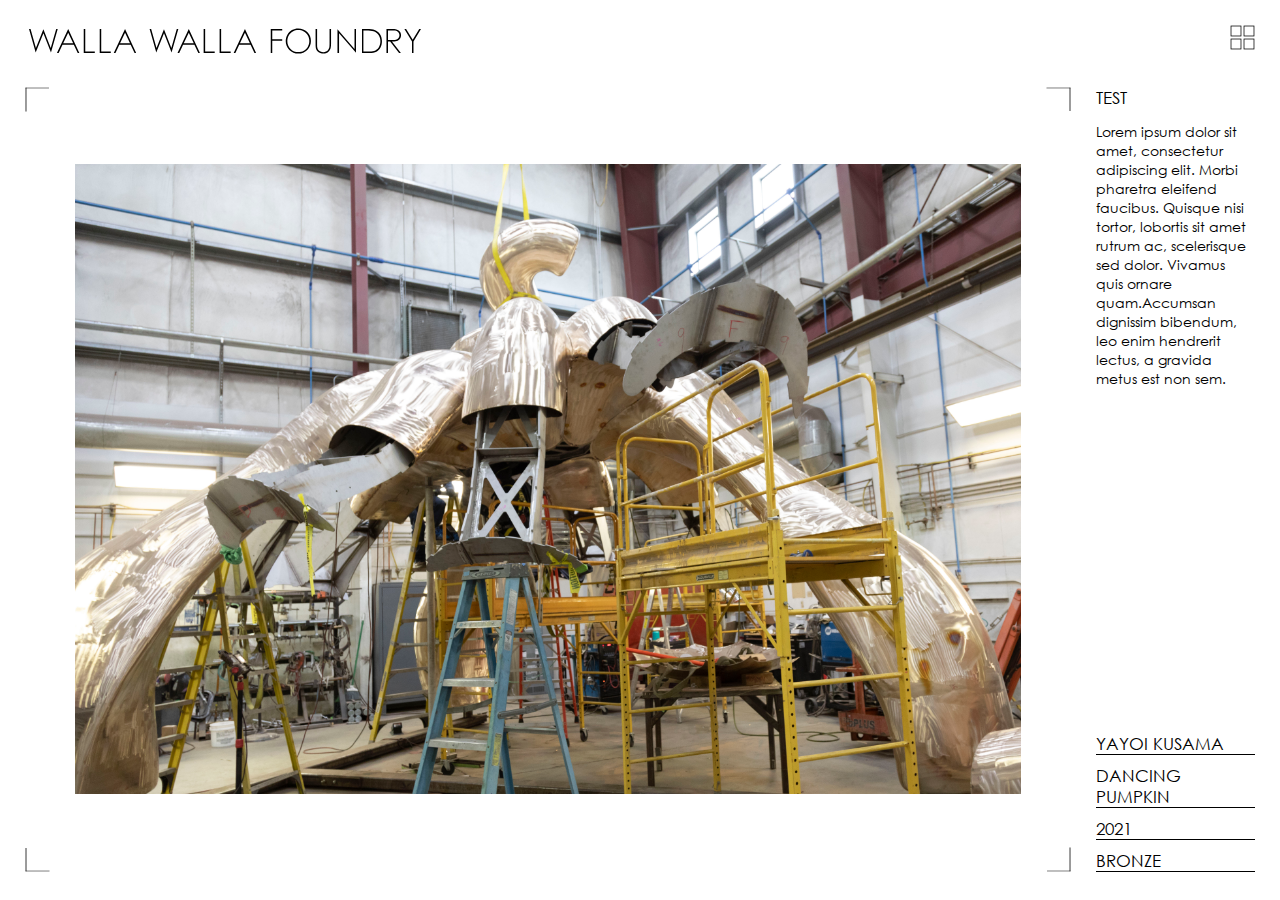
<file: Menu_Overlay/index.html>
<!DOCTYPE html>
<html lang="en">
<head>
<meta name="viewport" content="width=device-width,initial-scale=1.0">
<link href="styles.css" rel="stylesheet"></link>
<link href="fonts.css" rel="stylesheet" rel="stylesheet" as="style"></link>
<link href="CenturyGothic_Regular.ttf" type="font/ttf"></link>
<script
  src="https://code.jquery.com/jquery-3.5.1.min.js"
  integrity="sha256-9/aliU8dGd2tb6OSsuzixeV4y/faTqgFtohetphbbj0="
  crossorigin="anonymous"></script>
  <script src="scripts.js"></script>
</head>
<body>
	<div id="side_menu_wrapper">
		<div id="menu_side">
			<ul id="menu_inner">
				<a id="xit">
					<img src="xit.svg" class="menu_item last">
				</a>
				<li class="slide_menu_item">
					<a>
						Projects
					</a>
				</li>
				<li class="slide_menu_item">
					<a>
						Contact
					</a>
				</li>
			</ul>
		</div>
	</div>
<header>
		<svg version="1.1" id="logo" xmlns="http://www.w3.org/2000/svg" xmlns:xlink="http://www.w3.org/1999/xlink" x="0px" y="0px"
			 viewBox="0 0 523.8 41.92" style="enable-background:new 0 0 523.8 41.92;" xml:space="preserve">
		<g>
	<path class="st1" d="M481.66,19.61l-6.23-0.05V7.25h6.37c2.33,0,3.98,0.2,5.02,0.62c1.08,0.43,1.96,1.16,2.62,2.15
		c0.66,1,0.99,2.12,0.99,3.32c0,1.24-0.33,2.37-0.98,3.38c-0.65,1.02-1.57,1.76-2.73,2.22C485.58,19.39,483.93,19.61,481.66,19.61
		 M447.6,34.79h-4.39V7.25h2.93c4.78,0,8.13,0.31,10.25,0.96c2.84,0.86,5.09,2.49,6.69,4.82c1.58,2.32,2.39,5.15,2.39,8.4
		c0,3.11-0.74,5.78-2.21,7.94c-1.47,2.18-3.53,3.71-6.1,4.54C455.33,34.5,452.21,34.79,447.6,34.79 M357.89,35.52
		c-3.94,0-7.35-1.41-10.14-4.18c-2.79-2.77-4.21-6.22-4.21-10.24c0-2.71,0.64-5.2,1.9-7.42c1.26-2.21,3.04-4,5.28-5.3
		c4.52-2.63,9.93-2.59,14.43,0c2.27,1.31,4.06,3.07,5.32,5.25c1.25,2.18,1.89,4.64,1.89,7.32c0,2.69-0.64,5.18-1.89,7.39
		c-1.25,2.21-3.03,3.99-5.26,5.26C362.98,34.87,360.51,35.52,357.89,35.52 M321.82,36.6h1.99V20.63h13.05V18.7h-13.05V7.25h13.05
		V5.32h-15.04V36.6z M409.22,36.6h2.1V10.91l22.21,25.48V5.32h-1.95v26L409.22,5.56V36.6z M441.35,36.6h9.73
		c3.93,0,7.01-0.57,9.16-1.7c2.13-1.12,3.89-2.88,5.23-5.24c1.35-2.37,2.03-5.16,2.03-8.29c0-3.63-0.86-6.8-2.56-9.41
		c-1.69-2.6-4.07-4.45-7.08-5.5c-2.12-0.75-5.61-1.14-10.39-1.14h-6.12V36.6z M489.9,36.6h2.43l-11.7-15.1l1.27-0.01
		c2.63-0.01,4.7-0.35,6.16-1c1.42-0.63,2.53-1.57,3.29-2.8c0.77-1.24,1.16-2.7,1.16-4.34c0-1.96-0.56-3.64-1.67-4.97
		c-1.11-1.34-2.58-2.23-4.37-2.64c-1.23-0.28-3.65-0.43-7.2-0.43h-5.85V36.6h1.99V21.49h2.78L489.9,36.6z M506.88,36.6h1.95V21.5
		l9.82-16.18h-2.29l-8.54,13.99l-8.68-13.99h-2.26l10.01,16.18V36.6z M349.58,6.68c-2.5,1.45-4.5,3.48-5.95,6.04
		c-1.45,2.56-2.19,5.38-2.19,8.39c0,4.49,1.61,8.38,4.79,11.54c3.18,3.17,7.14,4.77,11.78,4.77c4.57,0,8.5-1.61,11.67-4.79
		c3.18-3.18,4.79-7.11,4.79-11.68c0-4.61-1.61-8.55-4.79-11.7c-3.19-3.15-7.2-4.75-11.93-4.75C354.83,4.5,352.08,5.24,349.58,6.68
		 M380.55,5.32v19.01c0,3.23,0.19,5.47,0.57,6.67c0.59,1.92,1.77,3.48,3.51,4.64c1.76,1.18,3.91,1.77,6.4,1.77
		c2.27,0,4.22-0.63,5.8-1.86c1.59-1.24,2.67-2.71,3.19-4.37c0.54-1.72,0.82-4.03,0.82-6.86V5.32h-1.99v19.01
		c0,2.65-0.12,4.36-0.35,5.25c-0.33,1.23-0.86,2.3-1.58,3.18c-0.72,0.88-1.63,1.58-2.7,2.08c-2.29,1.06-4.88,0.97-7.33-0.19
		c-1.32-0.63-2.32-1.43-2.97-2.38c-0.64-0.94-1.06-2.12-1.23-3.49c-0.09-0.59-0.14-2.05-0.14-4.44V5.32H380.55z"/>
		</g>
		<path class="st1" d="M214.46,10.13L221,24.01h-13.11L214.46,10.13z M199.7,36.6h2.24L207,25.89h14.81l5.12,10.71h2.13L214.47,5.33
			L199.7,36.6z M288.02,10.13l6.54,13.88h-13.11L288.02,10.13z M273.25,36.6h2.24l5.07-10.71h14.81l5.12,10.71h2.13L288.03,5.32
			L273.25,36.6z M198.73,5.32l-7.14,24.77l-9.65-24.54l-9.76,24.54l-7.02-24.77h-2.03l8.75,30.85l10.1-25.27l9.91,25.26l8.86-30.84
			H198.73z M233.91,5.32V36.6h14.51v-1.88H235.9V5.32H233.91z M254.84,5.32V36.6h14.51v-1.88h-12.52V5.32H254.84z"/>
		<path class="st1" d="M56.49,10.13l6.54,13.88H49.92L56.49,10.13z M41.72,36.6h2.24l5.07-10.71h14.81l5.12,10.71h2.13L56.5,5.32
			L41.72,36.6z M130.95,10.13l6.54,13.88h-13.11L130.95,10.13z M116.18,36.6h2.24l5.07-10.71h14.81l5.12,10.71h2.13L130.96,5.32
			L116.18,36.6z M40.76,5.32l-7.14,24.77L23.97,5.55L14.2,30.09L7.18,5.32H5.15l8.75,30.85L24,10.9l9.91,25.26l8.86-30.84H40.76z
			 M76.84,5.32V36.6h14.51v-1.88H78.84V5.32H76.84z M97.77,5.32V36.6h14.51v-1.88H99.76V5.32H97.77z"/>
</svg>

		<div id="menu">
			<div id="social_links">

					<svg version="1.1" id="Layer_1" xmlns="http://www.w3.org/2000/svg" xmlns:xlink="http://www.w3.org/1999/xlink" x="0px" y="0px"
						 viewBox="0 0 100 100" style="enable-background:new 0 0 100 100;" xml:space="preserve" class="menu_item icon social">
					<style type="text/css">
						.st0{fill:none;}
					</style>
					<path class="st0" d="M95.93,22.71c0-3.17,0.01-6.34,0-9.51c-0.02-5-4.13-9.12-9.13-9.13c-24.52-0.01-49.03-0.01-73.55,0
						c-4.29,0-8.02,3.02-8.99,7.21c-0.05,0.23-0.13,0.45-0.2,0.68v76.07c0.42,1.65,1,3.23,2.14,4.55c1.43,1.66,3.18,2.76,5.34,3.18
						c0.14,0.03,0.28,0.1,0.41,0.16h76.09c1.62-0.42,3.19-0.97,4.49-2.09c2.24-1.92,3.41-4.31,3.4-7.28
						C95.93,65.28,95.93,43.99,95.93,22.71z"/>
					<rect x="17.94" y="40.88" class="st0" width="13.58" height="41.21"/>
					<path class="st0" d="M24.74,32.96c-4.58-0.03-8.25-3.49-8.23-8.24c0.03-4.81,3.65-8.18,8.26-8.21c4.55-0.03,8.18,3.7,8.19,8.2
						C32.98,29.27,29.3,32.99,24.74,32.96z"/>
					<path class="st0" d="M82.13,81.08v0.97H68.41v-1.03c0-7.5,0-15.01,0-22.51c0-1.91-0.47-3.64-1.74-5.13
						c-1.73-2.04-4.56-2.93-7.03-2.16c-2.78,0.87-4.75,3.21-4.98,5.94c-0.06,0.74-0.1,1.49-0.1,2.23c-0.01,7.15,0,14.29,0,21.43v1.26
						H40.89v-41.2h13.64v5.39c0.65-0.74,1.1-1.3,1.6-1.82c5.27-5.39,13.07-6.03,19.15-1.55c4.53,3.35,6.86,7.84,6.86,13.5
						C82.13,64.64,82.13,72.86,82.13,81.08z"/>
					</svg>

					<svg version="1.1" id="Layer_1" xmlns="http://www.w3.org/2000/svg" xmlns:xlink="http://www.w3.org/1999/xlink" x="0px" y="0px"
						 viewBox="0 0 100 100" style="enable-background:new 0 0 100 100;" xml:space="preserve" class="menu_item icon social">
					<style type="text/css">
						.st0{fill:none;}
					</style>
					<path class="st0" d="M95.96,40.84c-0.02-5.47,0.07-10.95-1.02-16.35c-1.41-6.99-5.01-12.52-11.15-16.26
						c-4.55-2.78-9.64-3.76-14.89-3.92c-6.28-0.19-12.56-0.24-18.83-0.35c0,0.04,0,0.08,0,0.12c-4.33,0-8.67-0.07-13,0.02
						C32.54,4.19,28,4.19,23.57,5.29C14.78,7.46,8.81,12.75,5.88,21.35c-1.56,4.58-1.73,9.36-1.78,14.11c-0.11,9.21-0.1,18.41-0.03,27.61
						c0.03,4.52,0.08,9.07,1.2,13.5c2.18,8.64,7.37,14.57,15.86,17.53c4.64,1.61,9.48,1.79,14.3,1.85c9.2,0.12,18.4,0.11,27.61,0.03
						c4.49-0.03,9-0.09,13.4-1.18c8.82-2.19,14.8-7.5,17.71-16.16c1.54-4.59,1.68-9.36,1.76-14.11C96.02,56.63,95.99,48.74,95.96,40.84z"
						/>
					<path class="st0" d="M87.64,61.74c-0.06,4.18-0.01,8.39-0.93,12.52c-1.72,7.7-7.08,12.18-14.71,12.82
						c-7.31,0.62-14.68,0.63-19.92,0.83c-8.36-0.18-14.6-0.22-20.84-0.49c-2.42-0.11-4.9-0.47-7.21-1.17c-6.3-1.92-9.87-6.45-10.87-12.82
						c-0.6-3.83-0.75-7.75-0.81-11.63c-0.12-7.83-0.12-15.66,0-23.48c0.06-4.18,0.02-8.39,0.94-12.52c1.53-6.88,6.37-11.62,13.36-12.59
						c3.94-0.54,7.95-0.74,11.93-0.8c7.62-0.12,15.25-0.12,22.88,0c4.28,0.06,8.59,0,12.82,0.95c6.81,1.52,11.58,6.35,12.56,13.28
						c0.55,3.87,0.75,7.82,0.81,11.73C87.76,46.15,87.75,53.94,87.64,61.74z"/>
					<path class="st0" d="M50.01,26.44c-12.9-0.18-23.84,10.67-23.66,24.04c0.17,12.63,10.7,23.09,23.53,23.2
						c13.09,0.11,23.95-10.79,23.76-24.07C73.46,36.94,62.94,26.46,50.01,26.44z"/>
					<path class="st0" d="M50.03,65.37c-1.71,0-3.37-0.28-4.91-0.81c-0.12-0.04-0.24-0.08-0.35-0.13c-0.24-0.08-0.47-0.18-0.7-0.27
						c-0.23-0.1-0.45-0.2-0.67-0.31c-1.56-0.75-2.97-1.76-4.19-2.98c-0.18-0.17-0.35-0.35-0.51-0.53c-0.17-0.18-0.33-0.37-0.48-0.56
						c-0.24-0.29-0.46-0.57-0.68-0.87c-0.14-0.2-0.28-0.41-0.42-0.61c-0.13-0.21-0.26-0.41-0.39-0.63c0,0,0,0,0,0
						c-0.12-0.21-0.24-0.43-0.36-0.65c0,0,0,0,0,0c-0.11-0.22-0.22-0.44-0.33-0.66c-0.52-1.13-0.9-2.32-1.13-3.57
						c-0.05-0.25-0.09-0.5-0.12-0.75c-0.09-0.63-0.13-1.28-0.13-1.93c-0.03-8.4,6.85-15.35,15.24-15.39c1.74-0.01,3.41,0.28,4.97,0.81
						c0.59,0.2,1.16,0.44,1.72,0.71c0,0,0,0,0,0c0.23,0.11,0.44,0.22,0.66,0.34c0,0,0,0,0,0c0.22,0.12,0.43,0.24,0.64,0.37
						c0.32,0.19,0.63,0.4,0.93,0.61c0.3,0.22,0.59,0.44,0.87,0.68c0.38,0.31,0.74,0.64,1.09,0.99c0.35,0.35,0.68,0.71,0.99,1.09
						c0.24,0.29,0.46,0.58,0.68,0.88c0.21,0.3,0.42,0.61,0.61,0.93c0.13,0.21,0.26,0.42,0.37,0.64c0.12,0.21,0.23,0.44,0.34,0.66
						c0.06,0.11,0.11,0.22,0.16,0.33c0.15,0.34,0.3,0.69,0.43,1.04c0.13,0.35,0.25,0.71,0.35,1.07c0.07,0.24,0.13,0.48,0.19,0.73
						c0.26,1.11,0.4,2.26,0.4,3.44C65.33,58.43,58.43,65.35,50.03,65.37z"/>
					<path class="st0" d="M74.59,32.26c-0.03,0-0.07,0-0.1,0c-3.67-0.06-6.68-3.07-6.72-6.71c-0.02-1.79,0.67-3.48,1.94-4.75
						c1.29-1.3,3.03-2.01,4.89-2.01c0.01,0,0.02,0,0.03,0c3.72,0.02,6.63,2.97,6.62,6.71c0,1.84-0.73,3.56-2.04,4.85
						C77.95,31.59,76.32,32.26,74.59,32.26z"/>
					</svg>

			</div>
			<a id="hamburger" class="menu_item last">
						<svg version="1.1" xmlns="http://www.w3.org/2000/svg" xmlns:xlink="http://www.w3.org/1999/xlink" x="0px" y="0px"
							 viewBox="0 0 100 100" style="enable-background:new 0 0 100 100;" xml:space="preserve" class="menu_item icon">
						<style type="text/css">
							.st0{fill:none;}
						</style>
						<rect x="4.06" y="4.06" class="st0" width="39.89" height="39.89"/>
						<rect x="56.05" y="4.06" class="st0" width="39.89" height="39.89"/>
						<rect x="4.06" y="56.05" class="st0" width="39.89" height="39.89"/>
						<rect x="56.05" y="56.05" class="st0" width="39.89" height="39.89"/>
						</svg>
			</a>
		</div>
	</header>
	<div id="content">
		<div id="slide_wrapper">
			<div class="corner" id="corner_1">
				<img src="corner.svg">
			</div>
			<div class="corner" id="corner_2">
				<img src="corner.svg">
			</div>
			<div class="corner" id="corner_3">
				<img src="corner.svg">
			</div>
			<div class="corner" id="corner_4">
				<img src="corner.svg">
			</div>
			<div style="background-image:url('5146.1_5MDancing_Pumpkin_ProcessPhotos_044 (1).jpg'); background-size:100%; background-position: center center; background-repeat: no-repeat;" id="slide_container">
			</div>
		</div>
		<div id="info_wrapper">
			<div class="title">test</div>
				<div id="production">
					<p>Lorem ipsum dolor sit amet, consectetur adipiscing elit. Morbi pharetra eleifend faucibus. Quisque nisi tortor, lobortis sit amet rutrum ac, scelerisque sed dolor. Vivamus quis ornare quam.Accumsan dignissim bibendum, leo enim hendrerit lectus, a gravida metus est non sem.</p>
				</div>
				<div id="attribution">
					<div class="info_header attrib title">Yayoi Kusama</div>
					<div class="italic info_header attrib title">Dancing Pumpkin</div>
					<div class="info_header attrib title">2021</div>
					<div class="info_header attrib title">Bronze</div>
				</div>
		</div>
	</div>
</body>
</html>
</file>
<file: Menu_Overlay/styles.css>
body{
	width:100vw;
	height:calc(100vh - 50px);
	margin:25px 0 25px 0;
	font-family:'Century Gothic', sans-serif;
	font-size:.9em;
}

a{
	cursor:pointer;
}

.title{
	font-size:1.2em;
	text-transform: uppercase;
}

header{
	display:flex;
	padding:0 25px 5px 25px;
	width:calc(100% - 50px);
	flex-direction:row;
	/*border-bottom:solid .012px #bebec1;*/
	justify-content: space-between;
	flex-shrink:0;
	flex-grow:0;
}

#logo{
	width:400px;
	display:block;
}

#menu{
	width:15%;
	height:100%;
	display:flex;
	align-items:center;
	justify-content: space-between;
}

#hamburger{
	display:block;
}

.menu_item{
	width:25px;
	height:25px;
	padding-right:10px;
}

.last{
	margin:0;
	padding:0;
	justify-content: flex-end;
}

.icon{
	stroke: black;
	stroke-width:3;
	paint-order: stroke;
}

.social{
	display:none;
}


.stl{
	fill: black;
}

/****page content****/

#content{
	width:calc(100% - 50px);
	height:calc(100% - 65px);
	padding:25px;
	display:flex;
}

#slide_wrapper{
	position:relative;
	display:block;
	width:85%;
	height:100%;
}

.corner{
	width:25px;
	height:25px;
}

#corner_1, #corner_2, #corner_3, #corner_4{
	position:absolute;
}

#corner_1{
	transform:rotate(90deg);
	top:0;
	left:0;
}

#corner_2{
	transform:rotate(-180deg);
	top:0;
	right:0;
}

#corner_3{
	transform:rotate(-90deg);
	bottom:0;
	right:0;
}

#corner_4{
	bottom:0;
	left:0;
}

#slide_container{
	margin:50px;
	width:calc(100% - 100px);
	height:calc(100% - 100px);
	display:block;
}

.slide{
	object-fit: cover;
	width:100%;
	height:100%;
}

#info_wrapper{
	padding:0 0 0 25px;
	display:flex;
	flex-direction:column;
	width:calc(15% - 25px);
	height:100%;
	text-align:left;
	justify-content: space-between;
}

.info_header{
	border-bottom:solid .012px #000000;
	text-transform: uppercase;
}

.attrib{
	padding-top:10px;
}

#production{
	height:100%;
	display:block;
}

/****menu****/

#side_menu_wrapper{
	top:0;
	position:absolute;
	width:100vw;
	height:100vh;
	display:none;
}

#menu_side{
position: absolute;
    left: 0;
    right: 0;
    top: 30vh;
    bottom: 0;
    margin-left: auto;
    margin-right: auto;
    width: fit-content;
    min-width:300px;
    height: fit-content;
    /* border-left: solid .012px #000000; */
    opacity: 0;
    z-index: 5000;
}

#menu_inner{
	position:relative;
	display:flex;
	flex-direction: column;
	border: 1px solid black;
}

#xit{
	position:absolute;
	right:25px;
	top:25px;
}

#menu_inner{
	list-style: none;
	margin:0;
	padding:0;
}

.slide_menu_item{
	font-family:'Century Gothic', sans-serif;
	font-size:30px;
	text-align: center;
	padding-bottom:5px;
	margin-bottom:40px;
	margin-top:75px;
}
</file>
<file: Menu_Overlay/fonts.css>
@font-face {
	font-family: 'Century Gothic';
	src: url('CenturyGothic_Regular.ttf') format('truetype');
	font-weight:normal;
	font-style:normal;
}
</file>
